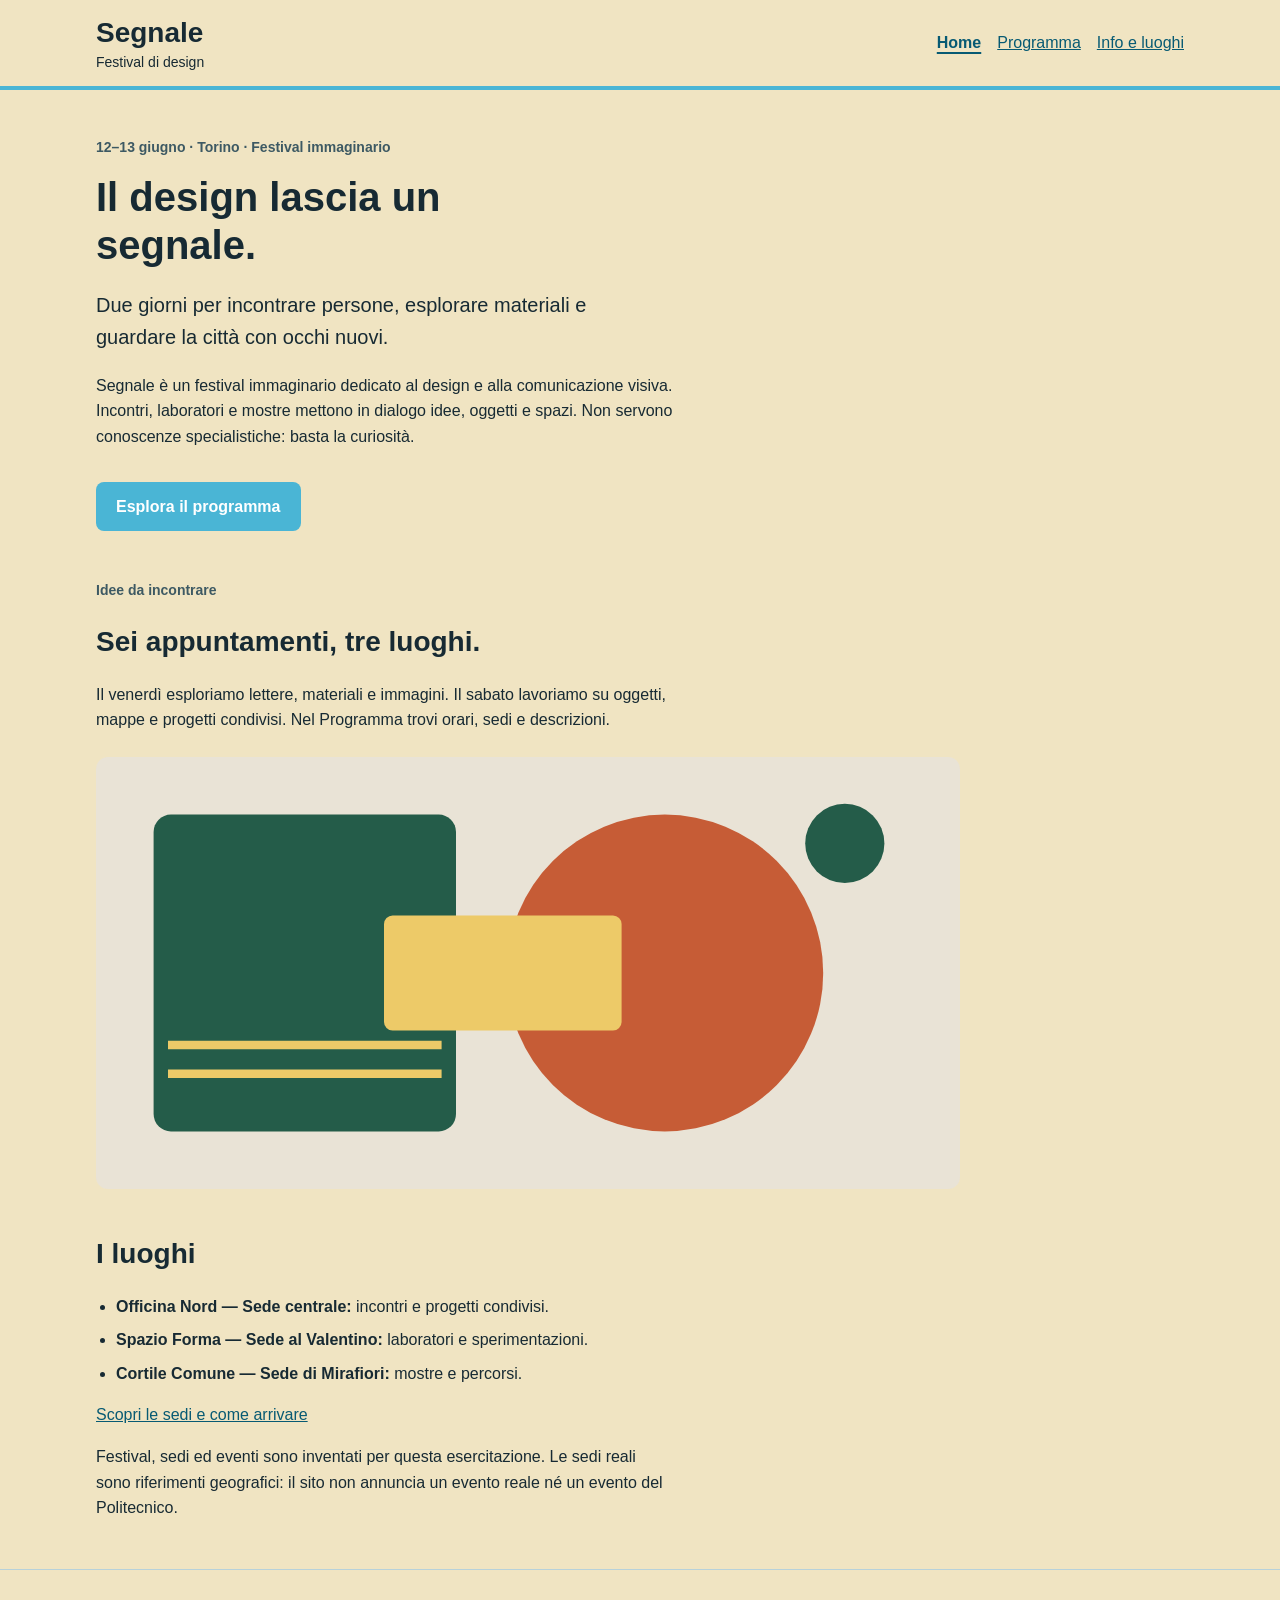
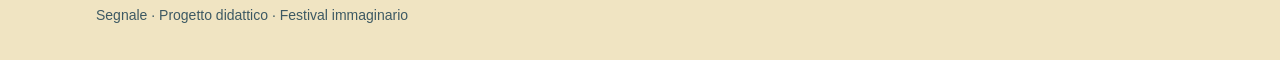
<file: index.html>
<!doctype html>
<html lang="it">
<head>
  <meta charset="utf-8">
  <meta name="viewport" content="width=device-width, initial-scale=1">
  <title>Segnale — Festival di design</title>

  <link rel="preconnect" href="https://api.fontshare.com">
  <link href="https://api.fontshare.com/v2/css?f[]=satoshi@400,500,700&display=swap"
        rel="stylesheet">
  <link rel="stylesheet" href="style.css">
</head>
<body>
  <a class="skip-link" href="#contenuto">Vai al contenuto</a>

  <header class="site-header">
    <div class="container">
      <a class="brand" href="index.html">
        Segnale<span>Festival di design</span>
      </a>
      <nav aria-label="Navigazione principale">
        <a href="index.html" aria-current="page">Home</a>
        <a href="programma.html">Programma</a>
        <a href="info.html">Info e luoghi</a>
      </nav>
    </div>
  </header>

  <main id="contenuto" class="container">
    <section class="intro">
      <p class="eyebrow">12–13 giugno · Torino · Festival immaginario</p>
      <h1 id="titolo-home">Il design lascia un segnale.</h1>
      <p class="lead">
        Due giorni per incontrare persone, esplorare materiali e guardare
        la città con occhi nuovi.
      </p>
      <p class="reading-text">
        Segnale è un festival immaginario dedicato al design e alla
        comunicazione visiva. Incontri, laboratori e mostre mettono in
        dialogo idee, oggetti e spazi. Non servono conoscenze specialistiche:
        basta la curiosità.
      </p>
      <a class="button-link" href="programma.html">Esplora il programma</a>
    </section>

    <section class="content-section" aria-labelledby="titolo-festival">
      <p class="eyebrow">Idee da incontrare</p>
      <h2 id="titolo-festival">Sei appuntamenti, tre luoghi.</h2>
      <p class="reading-text">
        Il venerdì esploriamo lettere, materiali e immagini. Il sabato
        lavoriamo su oggetti, mappe e progetti condivisi. Nel Programma trovi
        orari, sedi e descrizioni.
      </p>
      <img
        class="festival-image"
        src="assets/festival.svg"
        alt="Composizione geometrica di cerchi e rettangoli nei colori del festival"
        width="1200"
        height="600">
    </section>

    <section class="content-section" aria-labelledby="titolo-luoghi">
      <h2 id="titolo-luoghi">I luoghi</h2>
      <ul class="venues">
        <li><strong>Officina Nord — Sede centrale:</strong> incontri e progetti condivisi.</li>
        <li><strong>Spazio Forma — Sede al Valentino:</strong> laboratori e sperimentazioni.</li>
        <li><strong>Cortile Comune — Sede di Mirafiori:</strong> mostre e percorsi.</li>
      </ul>
      <p><a href="info.html">Scopri le sedi e come arrivare</a></p>
      <p class="reading-text">
        Festival, sedi ed eventi sono inventati per questa esercitazione.
        Le sedi reali sono riferimenti geografici: il sito non annuncia un
        evento reale né un evento del Politecnico.
      </p>
    </section>
  </main>

  <footer class="site-footer">
    <div class="container">
      <p>Segnale · Progetto didattico · Festival immaginario</p>
    </div>
  </footer>
</body>
</html>
</file>
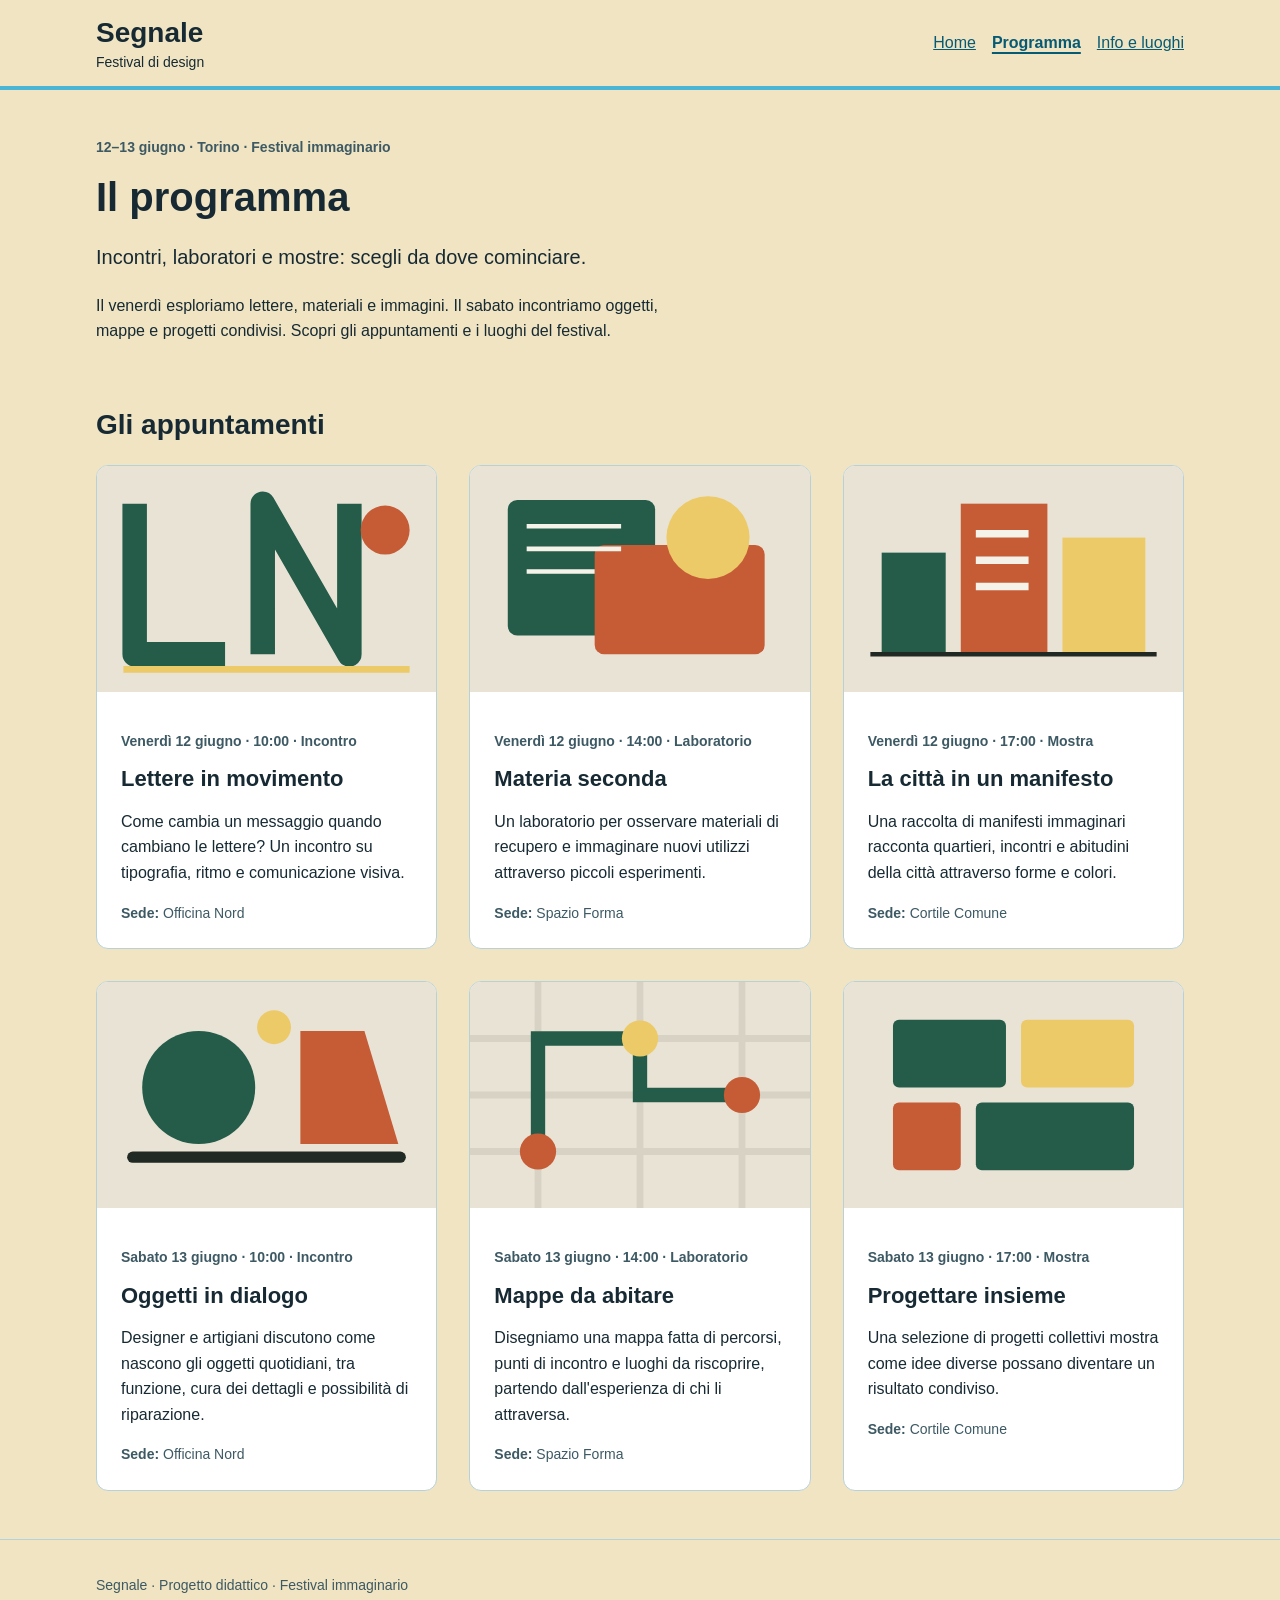
<file: programma.html>
<!doctype html>
<html lang="it">
<head>
  <meta charset="utf-8">
  <meta name="viewport" content="width=device-width, initial-scale=1">
  <title>Programma — Segnale</title>

  <link rel="preconnect" href="https://api.fontshare.com">
  <link href="https://api.fontshare.com/v2/css?f[]=satoshi@400,500,700&display=swap"
        rel="stylesheet">
  <link rel="stylesheet" href="style.css">
</head>
<body>
  <a class="skip-link" href="#contenuto">Vai al contenuto</a>

  <header class="site-header">
    <div class="container">
      <a class="brand" href="index.html">
        Segnale<span>Festival di design</span>
      </a>
      <nav aria-label="Navigazione principale">
        <a href="index.html">Home</a>
        <a href="programma.html" aria-current="page">Programma</a>
        <a href="info.html">Info e luoghi</a>
      </nav>
    </div>
  </header>

  <main id="contenuto" class="container">
    <section class="intro">
      <p class="eyebrow">12–13 giugno · Torino · Festival immaginario</p>
      <h1 id="titolo-programma">Il programma</h1>
      <p class="lead">
        Incontri, laboratori e mostre: scegli da dove cominciare.
      </p>
      <p class="reading-text">
        Il venerdì esploriamo lettere, materiali e immagini. Il sabato
        incontriamo oggetti, mappe e progetti condivisi. Scopri gli
        appuntamenti e i luoghi del festival.
      </p>
    </section>

    <section class="content-section" aria-labelledby="titolo-eventi">
      <h2 id="titolo-eventi">Gli appuntamenti</h2>
      <div class="event-grid" id="event-grid" aria-live="polite">
        <p id="messaggio-eventi">Caricamento degli appuntamenti…</p>
      </div>
    </section>
  </main>

  <footer class="site-footer">
    <div class="container">
      <p>Segnale · Progetto didattico · Festival immaginario</p>
    </div>
  </footer>

  <script src="programma.js"></script>
</body>
</html>
</file>
<file: style.css>
/* Segnale: stile condiviso per tutte le pagine. */

:root {
  --colore-primario: #4ab5d5;
  --colore-primario-scuro: #075a73;
  --colore-sfondo: #f0e4c2;
  --colore-testo: #172a33;
  --colore-secondario: #3d5963;
  --colore-bordo: #b7d1da;
  --font-testo: "Satoshi", Arial, Helvetica, sans-serif;
  --font-titoli: "Satoshi", Arial, Helvetica, sans-serif;
}

* {
  box-sizing: border-box;
}

html {
  scroll-padding-top: 10rem;
}

body {
  margin: 0;
  background: var(--colore-sfondo);
  color: var(--colore-testo);
  font-family: var(--font-testo);
  font-size: 1rem;
  line-height: 1.6;
}

a {
  color: var(--colore-primario-scuro);
}

a:hover {
  text-decoration: underline;
}

a:focus-visible {
  outline: 3px solid var(--colore-testo);
  outline-offset: 3px;
}

.container {
  width: 92%;
  max-width: 68rem;
  margin: 0 auto;
}

/* Intestazione sticky e navigazione responsive. */
.site-header {
  position: sticky;
  top: 0;
  z-index: 100;
  padding: 0.75rem 0;
  border-bottom: 4px solid var(--colore-primario);
  background: var(--colore-sfondo);
}

.brand {
  display: inline-block;
  color: var(--colore-testo);
  font-size: 1.75rem;
  font-weight: 700;
  line-height: 1.2;
  text-decoration: none;
}

.brand span {
  display: block;
  margin-top: 0.25rem;
  font-size: 0.875rem;
  font-weight: 400;
}

nav {
  display: flex;
  flex-direction: column;
  align-items: flex-start;
  gap: 0.25rem;
  margin-top: 0.5rem;
}

nav a {
  display: inline-block;
  padding: 0.2rem 0;
}

nav a[aria-current="page"] {
  font-weight: 700;
  text-decoration: underline;
  text-decoration-thickness: 2px;
  text-underline-offset: 0.25rem;
}

.intro {
  padding: 2rem 0 1rem;
}

.eyebrow,
.event-meta {
  color: var(--colore-secondario);
  font-size: 0.875rem;
  font-weight: 700;
}

h1,
h2,
h3 {
  font-family: var(--font-titoli);
  line-height: 1.2;
}

h1 {
  max-width: 18ch;
  margin: 0.75rem 0 1.25rem;
  font-size: 2.5rem;
}

h2 {
  font-size: 1.75rem;
}

h3 {
  margin: 0.5rem 0 0.75rem;
  font-size: 1.375rem;
}

.lead {
  max-width: 48ch;
  font-size: 1.25rem;
}

.reading-text {
  max-width: 65ch;
}

.button-link {
  display: inline-block;
  margin-top: 1rem;
  padding: 0.75rem 1.25rem;
  border-radius: 0.5rem;
  background: var(--colore-primario);
  color: #ffffff;
  font-weight: 700;
  text-decoration: none;
}

.button-link:hover {
  background: var(--colore-primario-scuro);
  text-decoration: none;
}

.content-section {
  margin: 2rem 0 3rem;
}

.festival-image {
  display: block;
  width: 100%;
  max-width: 54rem;
  height: auto;
  margin-top: 1.5rem;
  border-radius: 0.75rem;
}

.venues {
  padding-left: 1.25rem;
}

.venues li {
  margin-bottom: 0.5rem;
}

/* Griglia degli appuntamenti. */
.event-grid {
  display: grid;
  grid-template-columns: 1fr;
  gap: 2rem;
}

.event-card {
  overflow: hidden;
  border: 1px solid var(--colore-bordo);
  border-radius: 0.75rem;
  background: #ffffff;
}

.event-card img {
  display: block;
  width: 100%;
  height: auto;
}

.event-body {
  padding: 1.5rem;
}

.event-place {
  margin-bottom: 0;
  color: var(--colore-secondario);
  font-size: 0.875rem;
}

/* Galleria fotografica delle sedi in info.html. */
.luoghi-swiper {
  position: relative;
  z-index: 0;
  width: 100%;
  max-width: 54rem;
  overflow: hidden;
  border-radius: 0.75rem;
}

.luoghi-swiper .swiper-slide {
  margin: 0;
  background: #ffffff;
}

.luoghi-swiper .swiper-slide img {
  display: block;
  width: 100%;
  height: auto;
}

.luoghi-swiper figcaption {
  padding: 1rem;
  line-height: 1.5;
}

.luoghi-swiper figcaption strong {
  display: block;
  margin-bottom: 0.25rem;
}

.gallery-controls {
  display: flex;
  align-items: center;
  justify-content: center;
  gap: 1.5rem;
  padding: 1rem;
  background: #ffffff;
}

.gallery-controls .swiper-button-prev,
.gallery-controls .swiper-button-next {
  position: static;
  width: 2.75rem;
  height: 2.75rem;
  flex: 0 0 2.75rem;
  margin: 0;
  border: 2px solid var(--colore-primario);
  border-radius: 50%;
  color: var(--colore-primario);
}

.gallery-controls .swiper-button-prev::after,
.gallery-controls .swiper-button-next::after {
  font-size: 1rem;
  font-weight: 700;
}

.gallery-controls .swiper-pagination {
  position: static;
  width: auto;
  color: var(--colore-testo);
}

/* Mappa e indirizzi in info.html. */
#mappa-sedi {
  display: block;
  width: 100%;
  height: 28rem;
  border: 0;
}

.venue-addresses {
  padding-left: 1.25rem;
}

.venue-addresses li {
  margin-bottom: 0.75rem;
}

.teaching-note {
  margin-top: 2rem;
}

.site-footer {
  padding: 1.25rem 0;
  border-top: 1px solid var(--colore-bordo);
  color: var(--colore-secondario);
  font-size: 0.875rem;
}

.skip-link {
  position: absolute;
  top: -6rem;
  left: 1rem;
  z-index: 110;
  padding: 0.75rem 1rem;
  background: #ffffff;
  color: var(--colore-testo);
}

.skip-link:focus {
  top: 1rem;
}

.gallery-controls button:focus-visible,
.venue-addresses a:focus-visible,
.site-header nav a:focus-visible {
  outline: 3px solid var(--colore-testo);
  outline-offset: 3px;
}

/* Card meteo ispirata alle onde della moodboard. */
.meteo-card {
  position: relative;
  isolation: isolate;
  max-width: 54rem;
  overflow: hidden;
  border: 1px solid var(--colore-bordo);
  border-radius: 1.25rem;
  background: linear-gradient(
    135deg,
    #ffffff 0%,
    var(--colore-sfondo) 72%
  );
  box-shadow: 0 0.5rem 1.5rem rgb(7 90 115 / 12%);
}

.meteo-card__decorazione {
  position: absolute;
  z-index: -1;
  top: -4.5rem;
  right: -3rem;
  width: 15rem;
  height: 15rem;
  border: 1.5rem solid rgb(74 181 213 / 18%);
  border-radius: 46% 54% 63% 37% / 43% 39% 61% 57%;
  transform: rotate(-18deg);
}

.meteo-card__decorazione::after {
  position: absolute;
  top: 2.3rem;
  left: -2rem;
  width: 12rem;
  height: 12rem;
  border: 0.75rem solid rgb(7 90 115 / 12%);
  border-radius: 58% 42% 37% 63% / 56% 58% 42% 44%;
  content: "";
}

.meteo-card__contenuto {
  position: relative;
  max-width: 42rem;
  padding: clamp(1.25rem, 4vw, 2.5rem);
}

.meteo-card__etichetta {
  margin: 0;
  color: var(--colore-primario-scuro);
  letter-spacing: 0.06em;
  text-transform: uppercase;
}

.meteo-card h2 {
  margin: 0.35rem 0 1rem;
}

.meteo-card__dati {
  min-height: 3rem;
}

.meteo-valori {
  display: flex;
  flex-wrap: wrap;
  gap: 0.75rem;
  margin-top: 1rem;
}

.meteo-valori > p:not(.meteo-ora) {
  min-width: 8.5rem;
  margin: 0;
  padding: 0.85rem 1rem;
  border: 1px solid var(--colore-bordo);
  border-radius: 0.75rem;
  background: rgb(255 255 255 / 78%);
}

.meteo-valori__etichetta {
  display: block;
  color: var(--colore-secondario);
  font-size: 0.875rem;
}

.meteo-valori strong {
  display: block;
  color: var(--colore-primario-scuro);
  font-size: 1.4rem;
}

.meteo-ora {
  flex-basis: 100%;
  margin: 0;
  color: var(--colore-secondario);
  font-size: 0.875rem;
}

.meteo-card__nota {
  margin: 1.25rem 0 0.5rem;
  color: var(--colore-testo);
}

.meteo-card__fonte {
  margin: 0;
  color: var(--colore-secondario);
  font-size: 0.875rem;
}

.meteo-card__fonte a {
  color: var(--colore-primario-scuro);
}

/* Da 600 px: menu in riga e due colonne per gli appuntamenti. */
@media (min-width: 600px) {
  .site-header {
    padding: 1rem 0;
  }

  .site-header .container {
    display: flex;
    align-items: center;
    justify-content: space-between;
    gap: 1rem;
  }

  nav {
    flex-direction: row;
    align-items: center;
    flex-wrap: wrap;
    gap: 0.5rem 1rem;
    margin-top: 0;
  }

  .event-grid {
    grid-template-columns: repeat(2, 1fr);
  }

  html {
    scroll-padding-top: 6rem;
  }
}

/* Da 1024 px: tre colonne per gli appuntamenti. */
@media (min-width: 1024px) {
  .event-grid {
    grid-template-columns: repeat(3, 1fr);
  }
}

/* Adattamenti per schermi piccoli. */
@media (max-width: 420px) {
  h1 {
    font-size: 2rem;
  }

  #mappa-sedi {
    height: 22rem;
  }

  .gallery-controls {
    gap: 0.75rem;
  }

  .meteo-card__decorazione {
    top: -5rem;
    right: -7rem;
  }

  .meteo-valori {
    gap: 0.5rem;
  }

  .meteo-valori > p:not(.meteo-ora) {
    flex: 1 1 7.5rem;
  }
}
</file>
